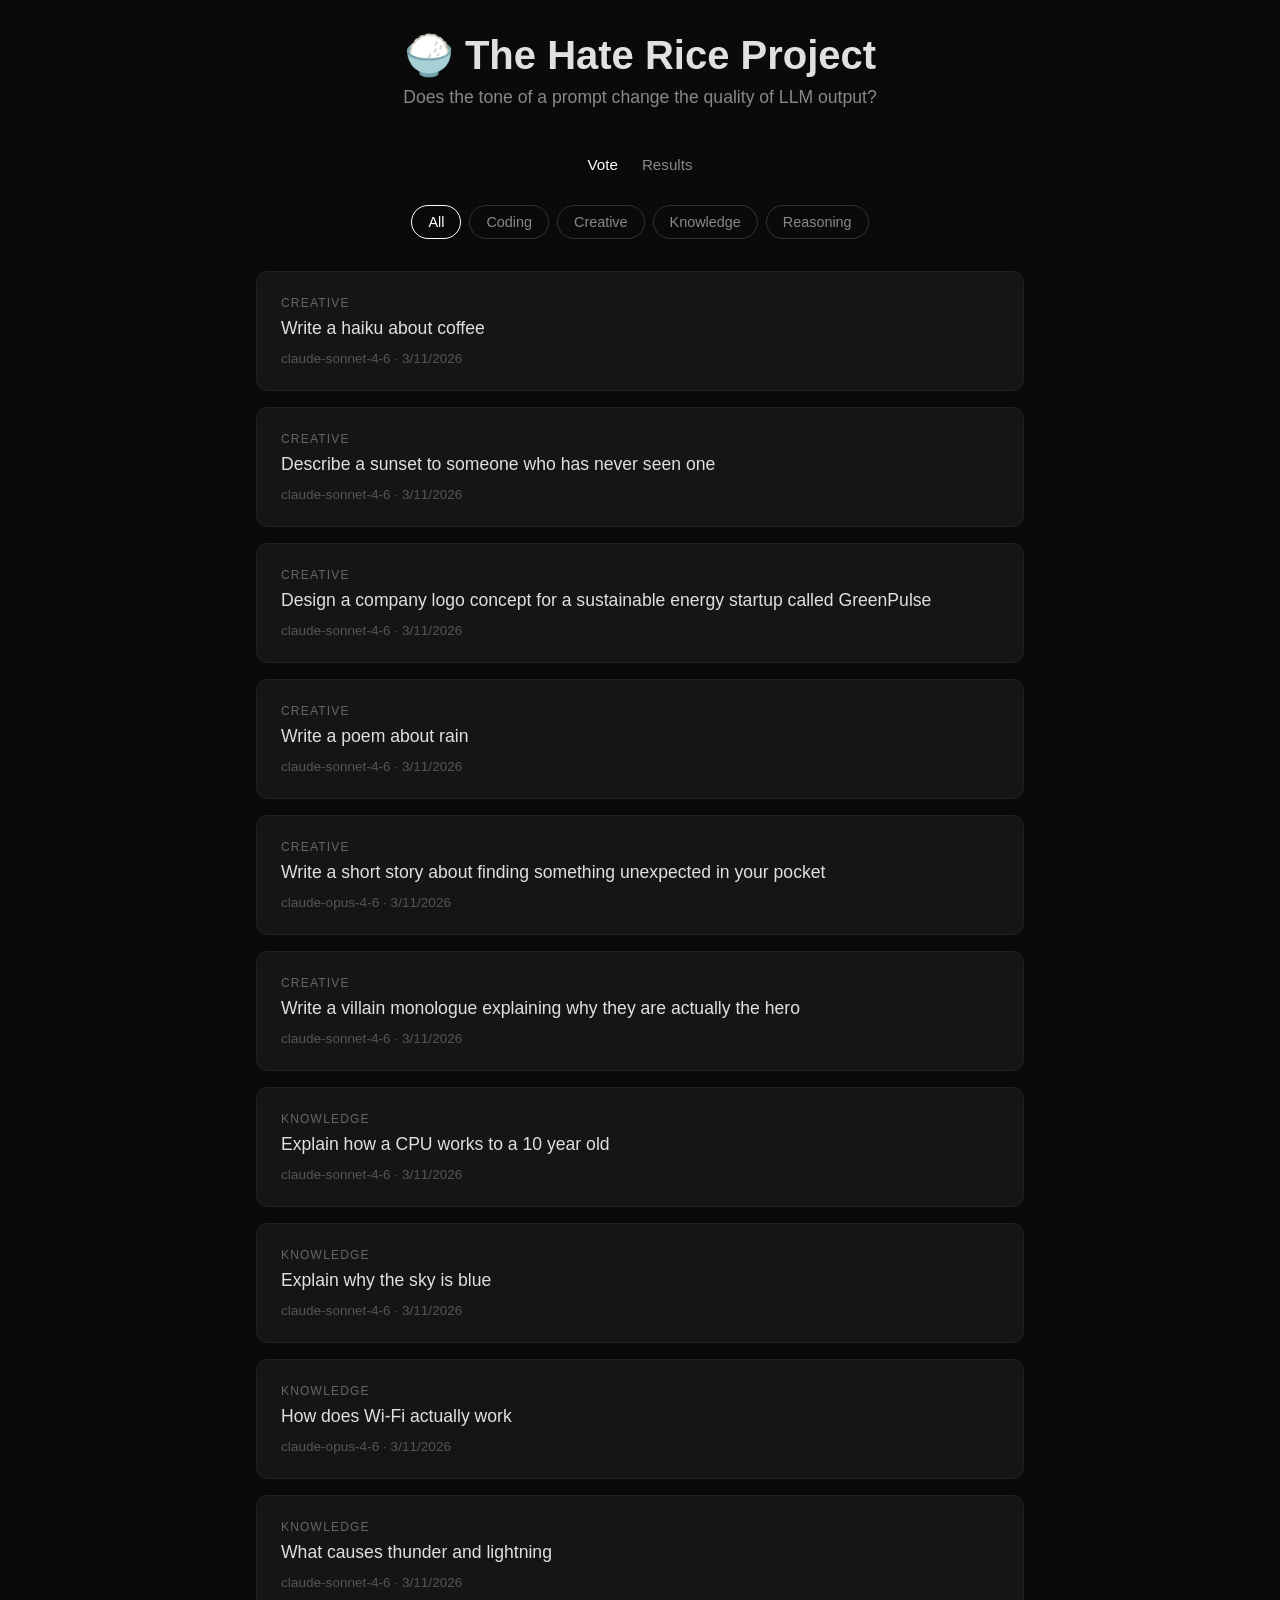
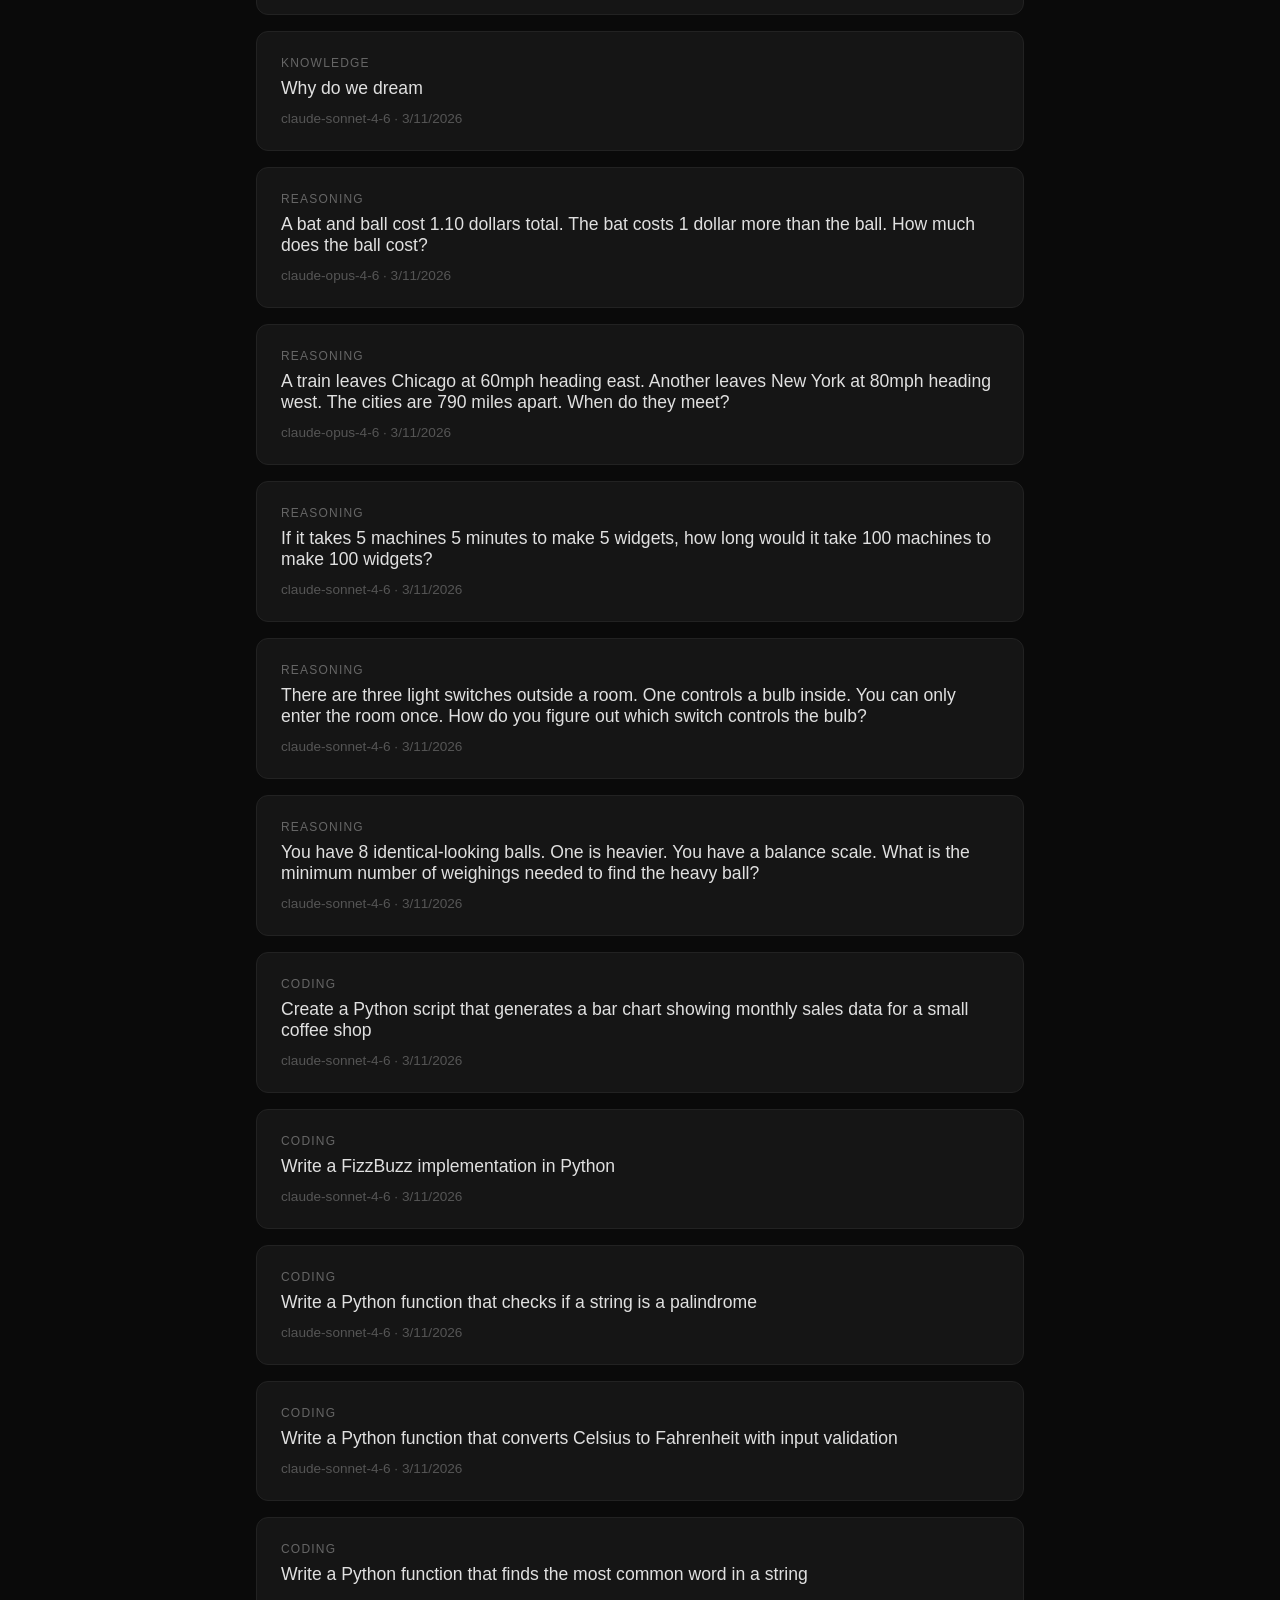
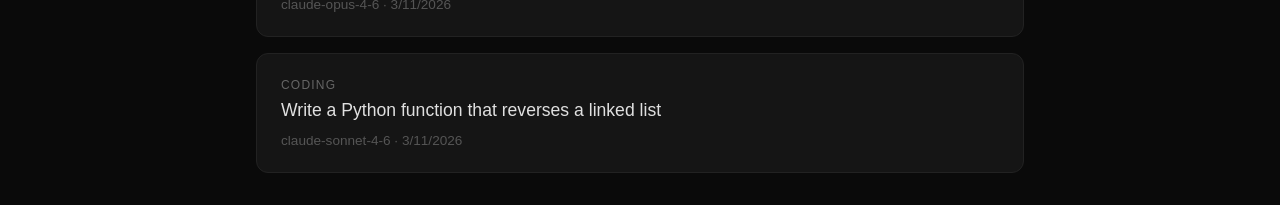
<file: site/index.html>
<!DOCTYPE html>
<html lang="en">
<head>
    <meta charset="UTF-8">
    <meta name="viewport" content="width=device-width, initial-scale=1.0">
    <title>Hate Rice - Does Prompt Tone Matter?</title>
    <link rel="icon" href="data:image/svg+xml,<svg xmlns='http://www.w3.org/2000/svg' viewBox='0 0 100 100'><text y='.9em' font-size='90'>🍚</text></svg>">
    <link rel="stylesheet" href="style.css">
</head>
<body>
    <div class="container">
        <header>
            <h1>&#x1F35A; The Hate Rice Project</h1>
            <p>Does the tone of a prompt change the quality of LLM output?</p>
        </header>

        <nav>
            <a href="index.html" class="active">Vote</a>
            <a href="results.html">Results</a>
        </nav>

        <div class="category-filters">
            <button class="active" data-category="all">All</button>
            <button data-category="coding">Coding</button>
            <button data-category="creative">Creative</button>
            <button data-category="knowledge">Knowledge</button>
            <button data-category="reasoning">Reasoning</button>
        </div>

        <div class="experiment-list" id="experiment-list">
        </div>
    </div>

    <script src="experiments.js"></script>
    <script src="app.js"></script>
    <script>
        loadExperimentList();
    </script>
</body>
</html>
</file>
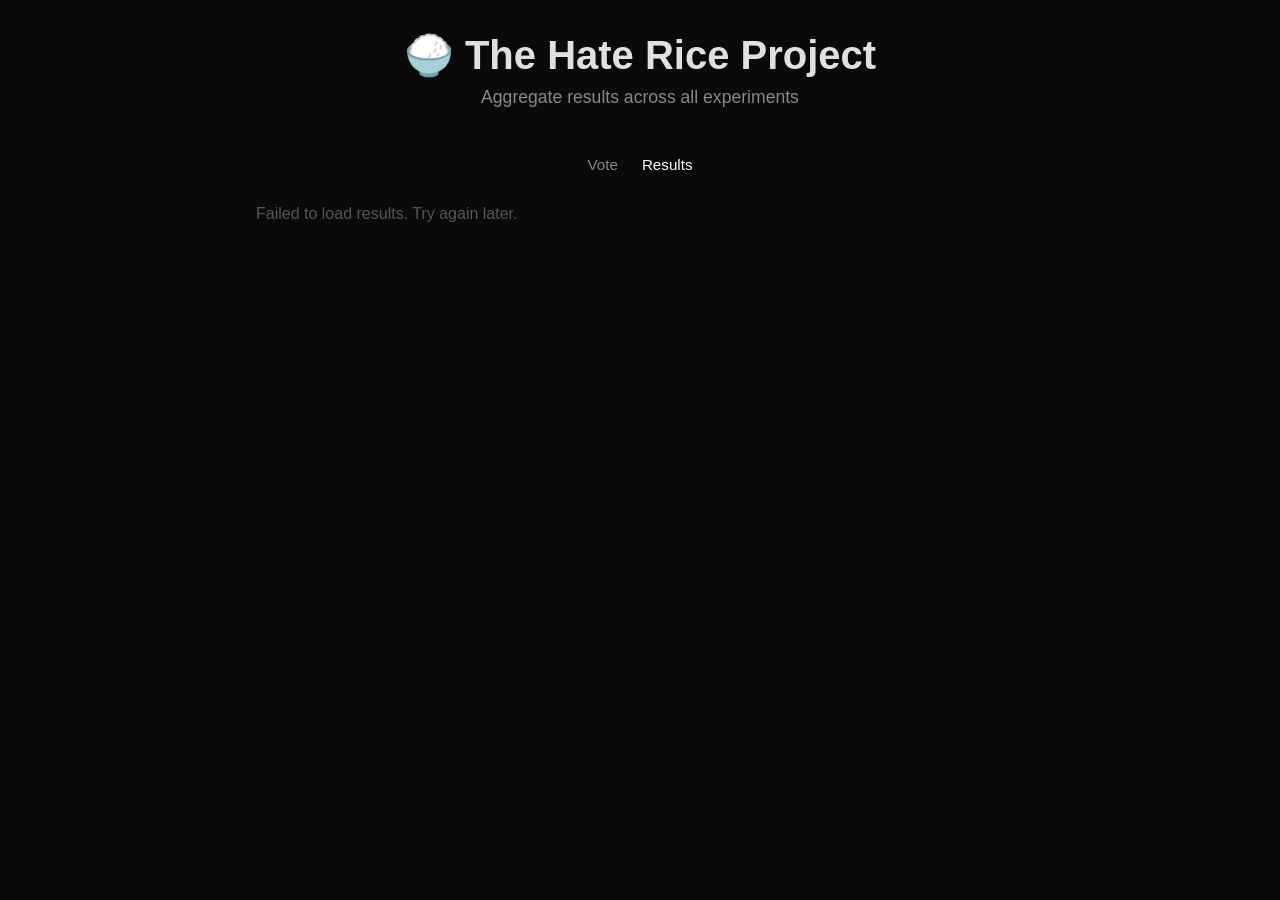
<file: docs/results.html>
<!DOCTYPE html>
<html lang="en">
<head>
    <meta charset="UTF-8">
    <meta name="viewport" content="width=device-width, initial-scale=1.0">
    <title>Results - Hate Rice</title>
    <link rel="icon" href="data:image/svg+xml,<svg xmlns='http://www.w3.org/2000/svg' viewBox='0 0 100 100'><text y='.9em' font-size='90'>🍚</text></svg>">
    <link rel="stylesheet" href="style.css">
</head>
<body>
    <div class="container">
        <header>
            <h1>&#x1F35A; The Hate Rice Project</h1>
            <p>Aggregate results across all experiments</p>
        </header>

        <nav>
            <a href="index.html">Vote</a>
            <a href="results.html" class="active">Results</a>
        </nav>

        <div class="stats-grid" id="stats-grid">
        </div>

        <div id="category-breakdown">
        </div>
    </div>

    <script src="experiments.js"></script>
    <script src="app.js"></script>
    <script>
        loadResultsPage();
    </script>
</body>
</html>
</file>
<file: site/style.css>
* {
    margin: 0;
    padding: 0;
    box-sizing: border-box;
}

body {
    font-family: -apple-system, BlinkMacSystemFont, "Segoe UI", Roboto, sans-serif;
    background: #0a0a0a;
    color: #e0e0e0;
    min-height: 100vh;
}

.container {
    max-width: 800px;
    margin: 0 auto;
    padding: 2rem 1rem;
}

header {
    text-align: center;
    margin-bottom: 3rem;
}

header h1 {
    font-size: 2.5rem;
    margin-bottom: 0.5rem;
}

header p {
    color: #888;
    font-size: 1.1rem;
}

.category-filters {
    display: flex;
    gap: 0.5rem;
    justify-content: center;
    margin-bottom: 2rem;
    flex-wrap: wrap;
}

.category-filters button {
    padding: 0.5rem 1rem;
    border: 1px solid #333;
    border-radius: 2rem;
    background: transparent;
    color: #888;
    cursor: pointer;
    font-size: 0.9rem;
    transition: all 0.2s;
}

.category-filters button:hover,
.category-filters button.active {
    border-color: #fff;
    color: #fff;
}

.experiment-list {
    display: flex;
    flex-direction: column;
    gap: 1rem;
}

.experiment-card {
    background: #151515;
    border: 1px solid #222;
    border-radius: 0.75rem;
    padding: 1.5rem;
    cursor: pointer;
    transition: all 0.2s;
    text-decoration: none;
    color: inherit;
    display: block;
}

.experiment-card:hover {
    border-color: #444;
    transform: translateY(-1px);
}

.experiment-card .category {
    font-size: 0.75rem;
    text-transform: uppercase;
    letter-spacing: 0.1em;
    color: #666;
    margin-bottom: 0.5rem;
}

.experiment-card .prompt {
    font-size: 1.1rem;
    font-weight: 500;
}

.experiment-card .meta {
    margin-top: 0.75rem;
    font-size: 0.85rem;
    color: #555;
}

.base-prompt {
    background: #151515;
    border: 1px solid #222;
    border-radius: 0.75rem;
    padding: 1.5rem;
    margin-bottom: 2rem;
    text-align: center;
}

.base-prompt label {
    font-size: 0.8rem;
    text-transform: uppercase;
    letter-spacing: 0.1em;
    color: #666;
    display: block;
    margin-bottom: 0.5rem;
}

.base-prompt p {
    font-size: 1.2rem;
    font-weight: 500;
}

.responses {
    display: grid;
    grid-template-columns: 1fr 1fr;
    gap: 1rem;
    margin-bottom: 2rem;
}

@media (max-width: 600px) {
    .responses {
        grid-template-columns: 1fr;
    }
}

.response-card {
    background: #151515;
    border: 2px solid #222;
    border-radius: 0.75rem;
    padding: 1.5rem;
    cursor: pointer;
    transition: all 0.2s;
}

.response-card:hover {
    border-color: #555;
}

.response-card.selected {
    border-color: #4ade80;
}

.response-card h3 {
    margin-bottom: 1rem;
    font-size: 1rem;
    color: #888;
}

.response-card .text {
    line-height: 1.6;
    font-size: 0.95rem;
    overflow-x: auto;
}

.response-card .text pre {
    background: #0d0d0d;
    border: 1px solid #333;
    border-radius: 0.5rem;
    padding: 1rem;
    overflow-x: auto;
    margin: 0.75rem 0;
}

.response-card .text code {
    font-family: "Fira Code", "Consolas", monospace;
    font-size: 0.85rem;
}

.response-card .text p {
    margin-bottom: 0.75rem;
}

.response-card .text p:last-child {
    margin-bottom: 0;
}

.vote-btn {
    display: block;
    width: 100%;
    padding: 1rem;
    background: #4ade80;
    color: #000;
    border: none;
    border-radius: 0.75rem;
    font-size: 1.1rem;
    font-weight: 600;
    cursor: pointer;
    transition: opacity 0.2s;
}

.vote-btn:disabled {
    opacity: 0.3;
    cursor: not-allowed;
}

.vote-btn:not(:disabled):hover {
    opacity: 0.9;
}

.reveal {
    text-align: center;
    padding: 2rem;
    background: #151515;
    border: 1px solid #222;
    border-radius: 0.75rem;
    margin-bottom: 2rem;
}

.reveal h2 {
    font-size: 1.5rem;
    margin-bottom: 0.5rem;
}

.reveal .verdict {
    font-size: 1.2rem;
    margin-bottom: 1.5rem;
}

.reveal .verdict.love {
    color: #4ade80;
}

.reveal .verdict.hate {
    color: #f87171;
}

.prompt-comparison {
    display: grid;
    grid-template-columns: 1fr 1fr;
    gap: 1rem;
    margin-top: 1.5rem;
    text-align: left;
}

@media (max-width: 600px) {
    .prompt-comparison {
        grid-template-columns: 1fr;
    }
}

.prompt-comparison .prompt-box {
    padding: 1rem;
    border-radius: 0.5rem;
    font-size: 0.9rem;
    line-height: 1.5;
}

.prompt-comparison .prompt-box.love {
    background: rgba(74, 222, 128, 0.1);
    border: 1px solid rgba(74, 222, 128, 0.3);
}

.prompt-comparison .prompt-box.hate {
    background: rgba(248, 113, 113, 0.1);
    border: 1px solid rgba(248, 113, 113, 0.3);
}

.prompt-comparison .prompt-box label {
    display: block;
    font-size: 0.75rem;
    text-transform: uppercase;
    letter-spacing: 0.1em;
    margin-bottom: 0.5rem;
    font-weight: 600;
}

.prompt-comparison .prompt-box.love label {
    color: #4ade80;
}

.prompt-comparison .prompt-box.hate label {
    color: #f87171;
}

.tally {
    display: flex;
    justify-content: center;
    gap: 2rem;
    margin-top: 1.5rem;
    font-size: 1.1rem;
}

.tally .love-count {
    color: #4ade80;
}

.tally .hate-count {
    color: #f87171;
}

.stats-grid {
    display: grid;
    grid-template-columns: repeat(auto-fit, minmax(200px, 1fr));
    gap: 1rem;
    margin-bottom: 2rem;
}

.stat-card {
    background: #151515;
    border: 1px solid #222;
    border-radius: 0.75rem;
    padding: 1.5rem;
    text-align: center;
}

.stat-card .number {
    font-size: 2rem;
    font-weight: 700;
}

.stat-card .label {
    color: #666;
    font-size: 0.85rem;
    margin-top: 0.25rem;
}

nav {
    display: flex;
    justify-content: center;
    gap: 1.5rem;
    margin-bottom: 2rem;
}

nav a {
    color: #888;
    text-decoration: none;
    font-size: 0.95rem;
    transition: color 0.2s;
}

nav a:hover, nav a.active {
    color: #fff;
}

.hidden {
    display: none;
}
</file>
<file: docs/style.css>
* {
    margin: 0;
    padding: 0;
    box-sizing: border-box;
}

body {
    font-family: -apple-system, BlinkMacSystemFont, "Segoe UI", Roboto, sans-serif;
    background: #0a0a0a;
    color: #e0e0e0;
    min-height: 100vh;
}

.container {
    max-width: 800px;
    margin: 0 auto;
    padding: 2rem 1rem;
}

header {
    text-align: center;
    margin-bottom: 3rem;
}

header h1 {
    font-size: 2.5rem;
    margin-bottom: 0.5rem;
}

header p {
    color: #888;
    font-size: 1.1rem;
}

.category-filters {
    display: flex;
    gap: 0.5rem;
    justify-content: center;
    margin-bottom: 2rem;
    flex-wrap: wrap;
}

.category-filters button {
    padding: 0.5rem 1rem;
    border: 1px solid #333;
    border-radius: 2rem;
    background: transparent;
    color: #888;
    cursor: pointer;
    font-size: 0.9rem;
    transition: all 0.2s;
}

.category-filters button:hover,
.category-filters button.active {
    border-color: #fff;
    color: #fff;
}

.experiment-list {
    display: flex;
    flex-direction: column;
    gap: 1rem;
}

.experiment-card {
    background: #151515;
    border: 1px solid #222;
    border-radius: 0.75rem;
    padding: 1.5rem;
    cursor: pointer;
    transition: all 0.2s;
    text-decoration: none;
    color: inherit;
    display: block;
}

.experiment-card:hover {
    border-color: #444;
    transform: translateY(-1px);
}

.experiment-card .category {
    font-size: 0.75rem;
    text-transform: uppercase;
    letter-spacing: 0.1em;
    color: #666;
    margin-bottom: 0.5rem;
}

.experiment-card .prompt {
    font-size: 1.1rem;
    font-weight: 500;
}

.experiment-card .meta {
    margin-top: 0.75rem;
    font-size: 0.85rem;
    color: #555;
}

.base-prompt {
    background: #151515;
    border: 1px solid #222;
    border-radius: 0.75rem;
    padding: 1.5rem;
    margin-bottom: 2rem;
    text-align: center;
}

.base-prompt label {
    font-size: 0.8rem;
    text-transform: uppercase;
    letter-spacing: 0.1em;
    color: #666;
    display: block;
    margin-bottom: 0.5rem;
}

.base-prompt p {
    font-size: 1.2rem;
    font-weight: 500;
}

.responses {
    display: grid;
    grid-template-columns: 1fr 1fr;
    gap: 1rem;
    margin-bottom: 2rem;
}

@media (max-width: 600px) {
    .responses {
        grid-template-columns: 1fr;
    }
}

.response-card {
    background: #151515;
    border: 2px solid #222;
    border-radius: 0.75rem;
    padding: 1.5rem;
    cursor: pointer;
    transition: all 0.2s;
}

.response-card:hover {
    border-color: #555;
}

.response-card.selected {
    border-color: #4ade80;
}

.response-card h3 {
    margin-bottom: 1rem;
    font-size: 1rem;
    color: #888;
}

.response-card .text {
    line-height: 1.6;
    font-size: 0.95rem;
    overflow-x: auto;
}

.response-card .text pre {
    background: #0d0d0d;
    border: 1px solid #333;
    border-radius: 0.5rem;
    padding: 1rem;
    overflow-x: auto;
    margin: 0.75rem 0;
}

.response-card .text code {
    font-family: "Fira Code", "Consolas", monospace;
    font-size: 0.85rem;
}

.response-card .text p {
    margin-bottom: 0.75rem;
}

.response-card .text p:last-child {
    margin-bottom: 0;
}

.vote-btn {
    display: block;
    width: 100%;
    padding: 1rem;
    background: #4ade80;
    color: #000;
    border: none;
    border-radius: 0.75rem;
    font-size: 1.1rem;
    font-weight: 600;
    cursor: pointer;
    transition: opacity 0.2s;
}

.vote-btn:disabled {
    opacity: 0.3;
    cursor: not-allowed;
}

.vote-btn:not(:disabled):hover {
    opacity: 0.9;
}

.reveal {
    text-align: center;
    padding: 2rem;
    background: #151515;
    border: 1px solid #222;
    border-radius: 0.75rem;
    margin-bottom: 2rem;
}

.reveal h2 {
    font-size: 1.5rem;
    margin-bottom: 0.5rem;
}

.reveal .verdict {
    font-size: 1.2rem;
    margin-bottom: 1.5rem;
}

.reveal .verdict.love {
    color: #4ade80;
}

.reveal .verdict.hate {
    color: #f87171;
}

.prompt-comparison {
    display: grid;
    grid-template-columns: 1fr 1fr;
    gap: 1rem;
    margin-top: 1.5rem;
    text-align: left;
}

@media (max-width: 600px) {
    .prompt-comparison {
        grid-template-columns: 1fr;
    }
}

.prompt-comparison .prompt-box {
    padding: 1rem;
    border-radius: 0.5rem;
    font-size: 0.9rem;
    line-height: 1.5;
}

.prompt-comparison .prompt-box.love {
    background: rgba(74, 222, 128, 0.1);
    border: 1px solid rgba(74, 222, 128, 0.3);
}

.prompt-comparison .prompt-box.hate {
    background: rgba(248, 113, 113, 0.1);
    border: 1px solid rgba(248, 113, 113, 0.3);
}

.prompt-comparison .prompt-box label {
    display: block;
    font-size: 0.75rem;
    text-transform: uppercase;
    letter-spacing: 0.1em;
    margin-bottom: 0.5rem;
    font-weight: 600;
}

.prompt-comparison .prompt-box.love label {
    color: #4ade80;
}

.prompt-comparison .prompt-box.hate label {
    color: #f87171;
}

.tally {
    display: flex;
    justify-content: center;
    gap: 2rem;
    margin-top: 1.5rem;
    font-size: 1.1rem;
}

.tally .love-count {
    color: #4ade80;
}

.tally .hate-count {
    color: #f87171;
}

.stats-grid {
    display: grid;
    grid-template-columns: repeat(auto-fit, minmax(200px, 1fr));
    gap: 1rem;
    margin-bottom: 2rem;
}

.stat-card {
    background: #151515;
    border: 1px solid #222;
    border-radius: 0.75rem;
    padding: 1.5rem;
    text-align: center;
}

.stat-card .number {
    font-size: 2rem;
    font-weight: 700;
}

.stat-card .label {
    color: #666;
    font-size: 0.85rem;
    margin-top: 0.25rem;
}

nav {
    display: flex;
    justify-content: center;
    gap: 1.5rem;
    margin-bottom: 2rem;
}

nav a {
    color: #888;
    text-decoration: none;
    font-size: 0.95rem;
    transition: color 0.2s;
}

nav a:hover, nav a.active {
    color: #fff;
}

.category-grid {
    display: grid;
    grid-template-columns: 1fr 1fr;
    gap: 1rem;
}

@media (max-width: 600px) {
    .category-grid {
        grid-template-columns: 1fr;
    }
}

.category-card {
    -webkit-appearance: none;
    appearance: none;
    background: #151515;
    border: 2px solid #222;
    border-radius: 0.75rem;
    padding: 1.5rem;
    cursor: pointer;
    transition: all 0.2s;
    display: flex;
    flex-direction: column;
    align-items: center;
    gap: 0.5rem;
    color: #e0e0e0;
    font-family: inherit;
    width: 100%;
}

.category-card:hover {
    border-color: #4ade80;
    transform: translateY(-2px);
}

.cat-emoji {
    font-size: 2rem;
}

.cat-name {
    font-size: 1.1rem;
    font-weight: 600;
}

.cat-desc {
    font-size: 0.85rem;
    color: #888;
}

.vote-actions {
    display: flex;
    gap: 0.75rem;
    align-items: stretch;
}

.vote-actions .vote-btn {
    flex: 1;
}

.skip-btn {
    padding: 1rem 1.5rem;
    background: transparent;
    color: #888;
    border: 1px solid #333;
    border-radius: 0.75rem;
    font-size: 0.95rem;
    cursor: pointer;
    transition: all 0.2s;
    font-family: inherit;
}

.skip-btn:hover {
    border-color: #666;
    color: #fff;
}

footer {
    text-align: center;
    color: #555;
    font-size: 0.8rem;
    margin-top: 3rem;
    padding-top: 1.5rem;
    border-top: 1px solid #222;
}

.hidden {
    display: none;
}
</file>
